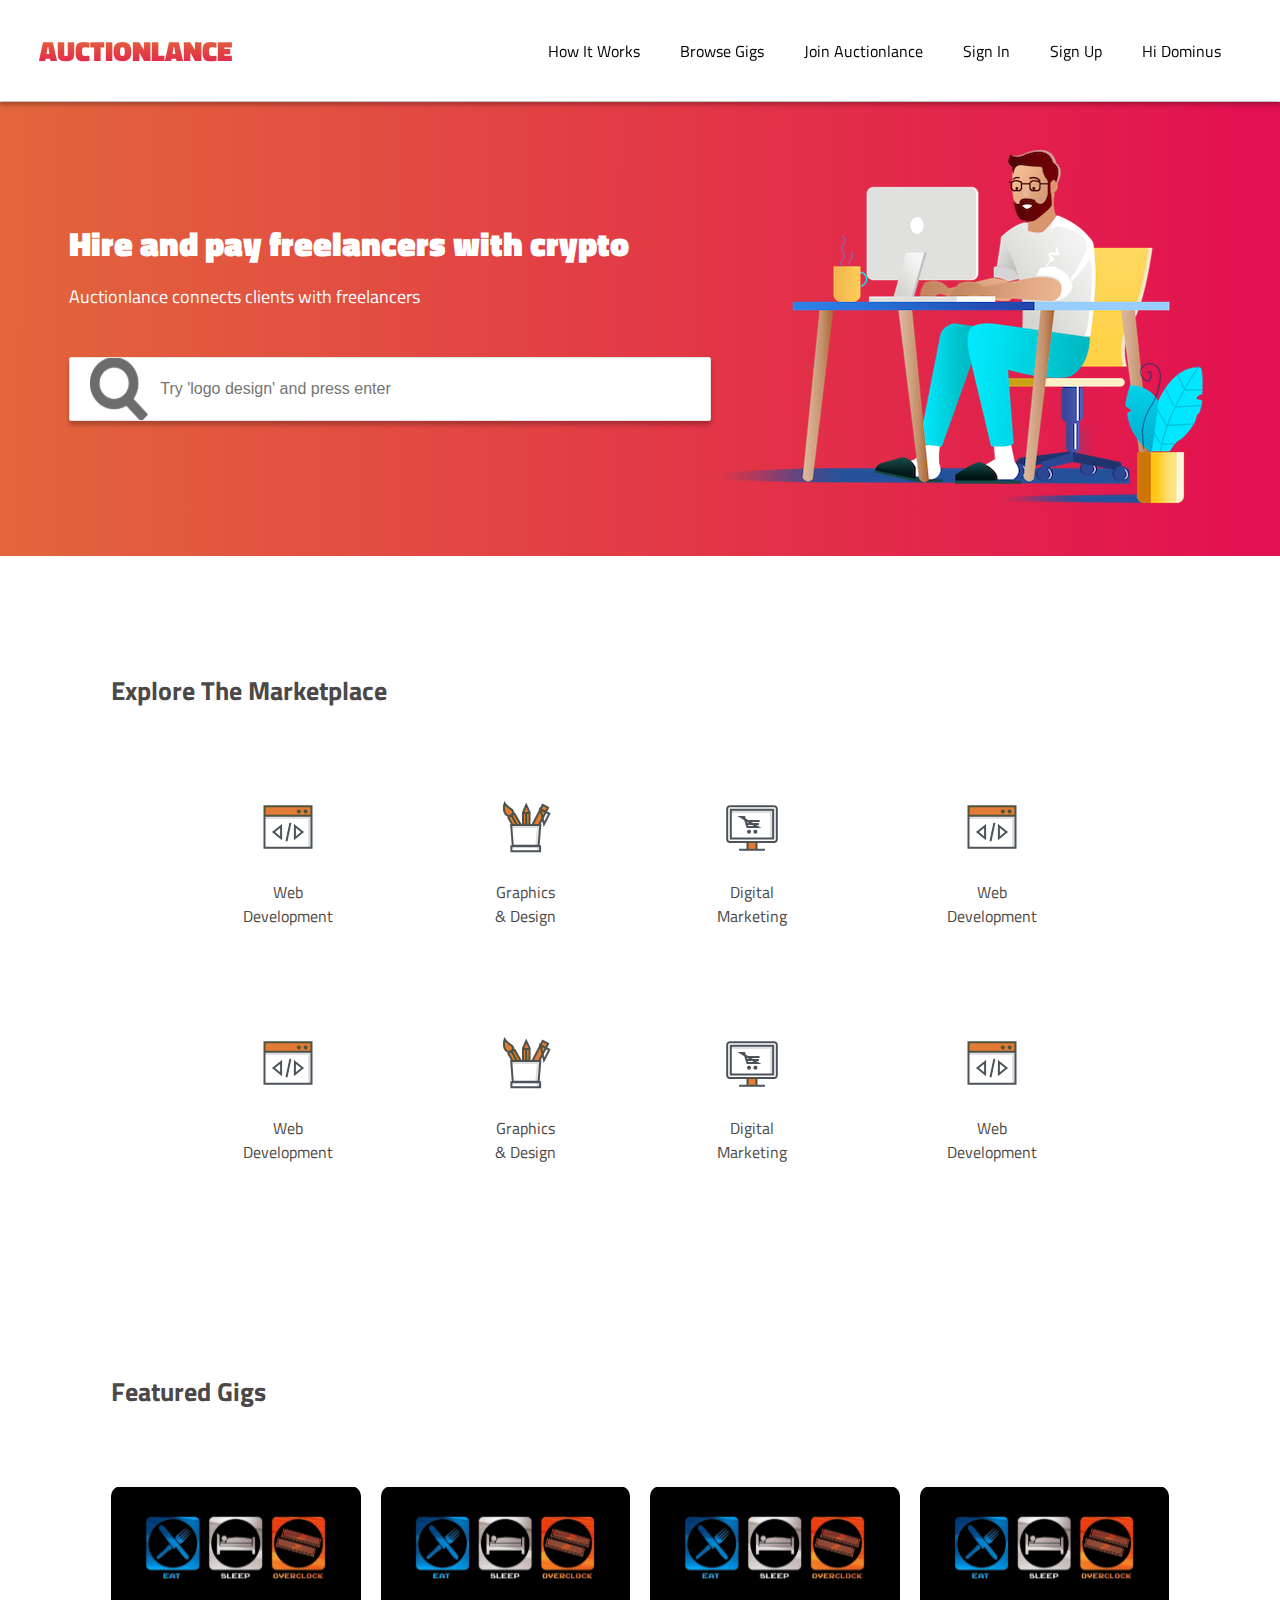
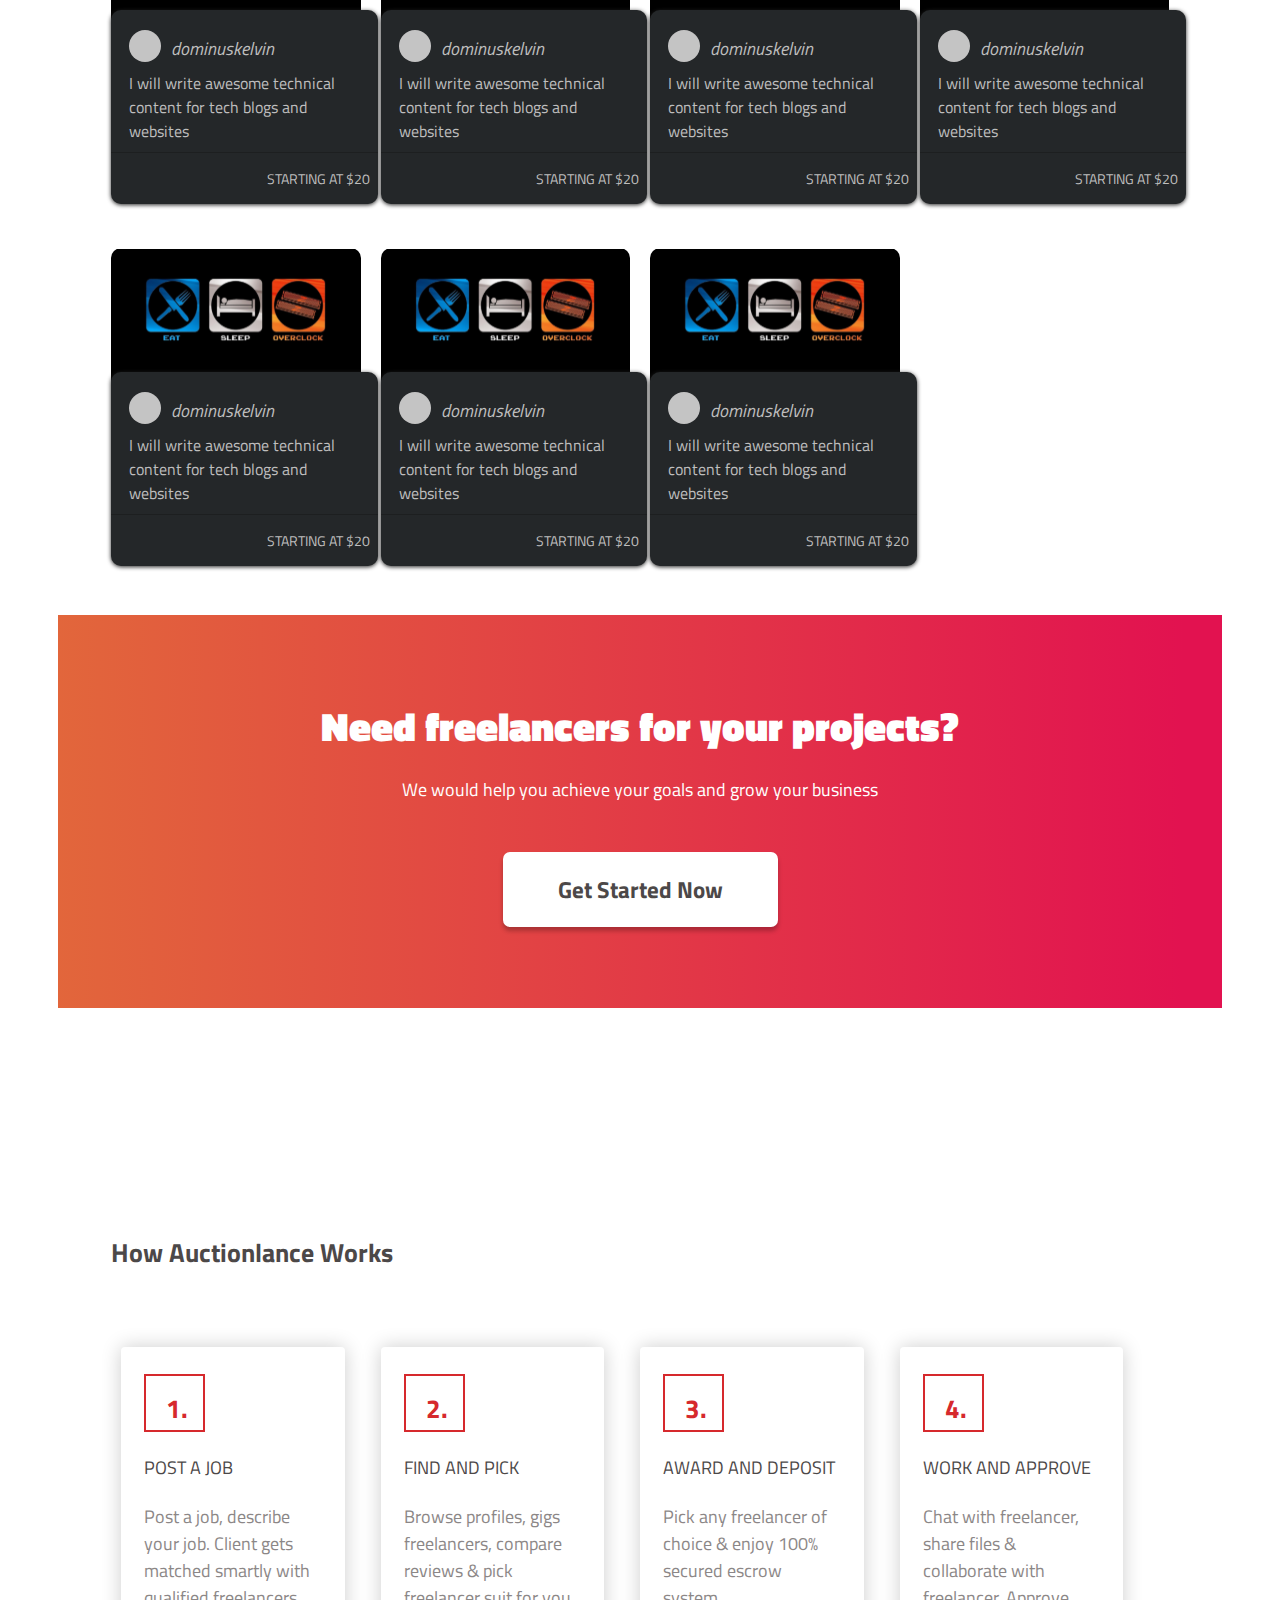
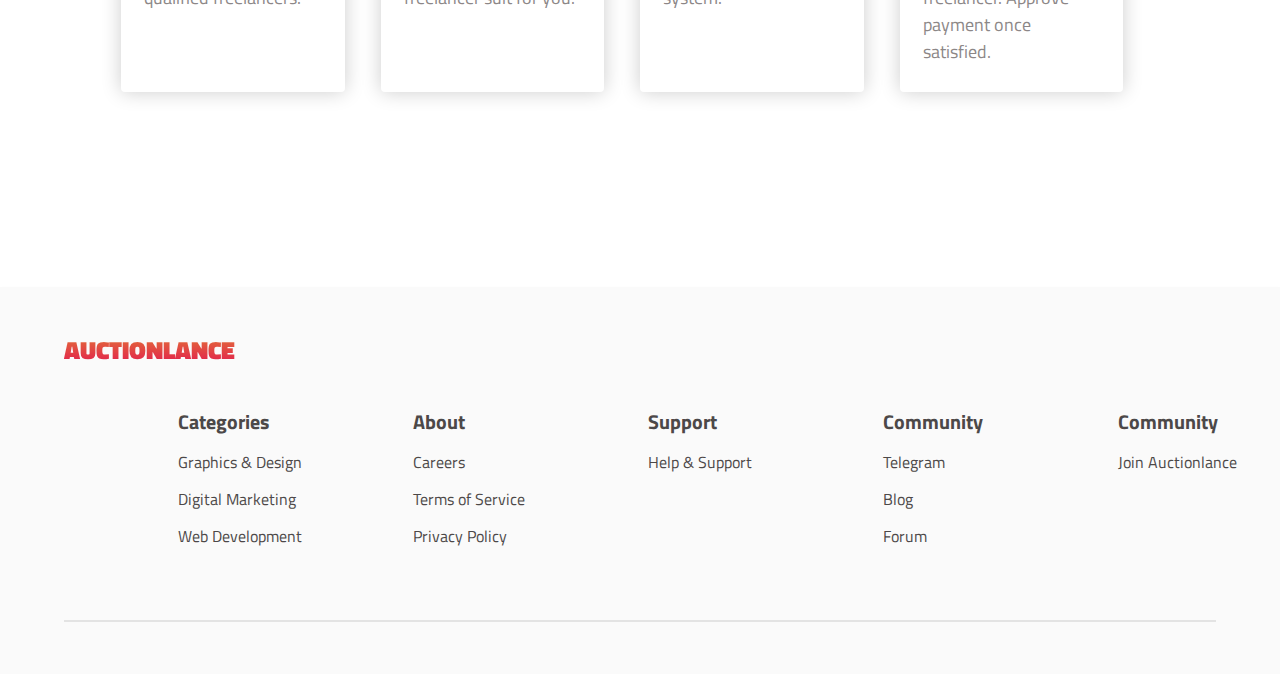
<file: index.html>
<!DOCTYPE html>
<html lang="en">
<head>
    <meta charset="UTF-8">
    <meta name="viewport" content="width=device-width, initial-scale=1.0">
    <meta http-equiv="X-UA-Compatible" content="ie=edge">
    <title>Hire Freelancers and Pay in Crypto | Auctionlance</title>
    <link href="https://fonts.googleapis.com/css?family=Lato:400,900|Roboto|Share+Tech|Open+Sans|Titillium+Web" rel="stylesheet">
    <link rel="stylesheet" href="assets/css/auctionlance.min.css">
</head>
<body>
    <!-- Navbar section begins here -->
    <nav>
        <a class="hamburger-menu">
            <span class="ham"></span>
            <span class="ham"></span>
            <span class="ham"></span>
        </a>
        <a href="/" class="brand">Auctionlance</a>
        <a href="/" class="mb-nav-link">Join</a>

        <!-- Mobile menu -->
            <section class="mb-nav-sidebar">
                <section class="wrapper">
                    <section class="menu">
                        <div>
                            <p class="close">X</p>
                        </div>
                        <ul class="mobile-links">
                            <li class="mb-nav-item"><a href="">How It Works</a></li>
                            <li class="mb-nav-item"><a href="">Browse Gigs</a></li>
                            <li class="mb-nav-item"><a href="">Join Auctionlance</a></li>
                            <li class="mb-nav-item"><a href="/signin.html">Sign In</a></li>
                            <li class="mb-nav-item"><a href="">Sign Up</a></li>
                        </ul>
                    </section>
                    <section class="overlay"></section>
                </section>
            </section>
        <!-- Mobile menu ends here -->
        <section class="nav-wrapper">
            <ul class="left-nav">
                <li class="nav-link"><a href="#how-it-works">How It Works</a></li>
                <li class="nav-link"><a href="">Browse Gigs</a></li>
            </ul>
            <ul class="right-nav">
                <li class="nav-link"><a href="">Join Auctionlance</a></li>
                <li class="nav-link"><a href="/signin.html">Sign In</a></li>
                <li class="nav-link"><a href="/signup.html">Sign Up</a></li>
                <li class="nav-link">
                    <a href="#" class="jsDropdown">Hi Dominus</a>
                    <ul class="nav-dropdown">
                        <li><a href="/auctoboard.html">Auctoboard</a></li>
                        <li><a href="">Profile</a></li>
                        <li><a href="">Jobs</a></li>
                        <li><a href="">Gigs</a></li>
                        <div class="dropdown-divider"></div>
                        <li><a href="">Sign out</a></li>
                    </ul>
                </li>
            </ul>
        </section>
        <section>
            <form method="GET">
                <section class="mobile-search">
                    <img class="search-icon" src="assets/img/search-icon.svg" />
                    <input type="text" class="mobile-search__box" name="search" id="home-search" placeholder="Find Services" />
                </section>
            </form>
        </section>
    </nav>
    <!-- Navbar section ends here -->

    <!-- Hero section starts here -->
    <section class="hero">

        <!-- Left hero section begins here -->
        <section class="hero__info">

            <h1 class="hero-title">Hire and pay freelancers with crypto</h1>
            <p class="hero-subtitle">Auctionlance connects clients with freelancers</p>

            <form method="GET">
                <section class="hero-search">
                    <img class="search-icon" src="assets/img/search-icon.svg" />
                    <input type="text" class="hero-search__box" name="search" id="home-search" placeholder="Try 'logo design' and press enter" />
                </section>
            </form>

        </section>
        <!-- Left hero section ends here -->

        <!-- Right hero section begins here -->
        <section>
            <img src="assets/img/hire-illustration.png" class="hero__img" alt="hero image">
        </section>
        <!-- Right hero section ends here -->

    </section>
    <!-- Hero section ends here -->

    <!-- Explore the marketplace section starts here -->
    <section class="explore">

        <h2 class="section-heading">Explore The Marketplace</h2>

        <section class="categories">

            <section class="category">
                <img src="assets/img/web-development.svg" alt="">
                <p>Web Development</p>
            </section>

            <section class="category">
                <img src="assets/img/graphics.svg" alt="">
                <p>Graphics & Design</p>
            </section>

            <section class="category">
                <img src="assets/img/digital-marketing.svg" alt="">
                <p>Digital Marketing</p>
            </section>
            <section class="category">
                <img src="assets/img/web-development.svg" alt="">
                <p>Web Development</p>
            </section>

        </section>

        <section class="categories">

            <section class="category">
                <img src="assets/img/web-development.svg" alt="">
                <p>Web Development</p>
            </section>

            <section class="category">
                <img src="assets/img/graphics.svg" alt="">
                <p>Graphics & Design</p>
            </section>

            <section class="category">
                <img src="assets/img/digital-marketing.svg" alt="">
                <p>Digital Marketing</p>
            </section>

            <section class="category">
                <img src="assets/img/web-development.svg" alt="">
                <p>Web Development</p>
            </section>

        </section>

    </section>
    <!-- Explore the marketplace section ends here -->

    <!-- Featured Gigs section starts here -->
    <section class="featured">

        <h2 class="section-heading">Featured Gigs</h2>

        <!-- Featured gigs section starts here -->
        <section class="featured-gigs">

            <section class="featured-gig">
                <img src="assets/img/featured-gig.svg" class="featured-gig__image" alt="">
                <section class="featured-gig__body">
                    <section class="featured-gig__author">
                        <img src="assets/img/author-avatar.svg" alt="">
                        <p class="featured-gig__author-name">dominuskelvin</p>
                    </section>
                    <p class="featured-gig__description">
                        I will write awesome technical content for tech blogs and websites
                    </p>
                    <section class="featured-gig__footer">
                        <p>Starting at $20</p>
                    </section>
                </section>
            </section>
            <section class="featured-gig">
                <img src="assets/img/featured-gig.svg" class="featured-gig__image" alt="">
                <section class="featured-gig__body">
                    <section class="featured-gig__author">
                        <img src="assets/img/author-avatar.svg" alt="">
                        <p class="featured-gig__author-name">dominuskelvin</p>
                    </section>
                    <p class="featured-gig__description">
                        I will write awesome technical content for tech blogs and websites
                    </p>
                    <section class="featured-gig__footer">
                        <p>Starting at $20</p>
                    </section>
                </section>
            </section>
            <section class="featured-gig">
                <img src="assets/img/featured-gig.svg" class="featured-gig__image" alt="">
                <section class="featured-gig__body">
                    <section class="featured-gig__author">
                        <img src="assets/img/author-avatar.svg" alt="">
                        <p class="featured-gig__author-name">dominuskelvin</p>
                    </section>
                    <p class="featured-gig__description">
                        I will write awesome technical content for tech blogs and websites
                    </p>
                    <section class="featured-gig__footer">
                        <p>Starting at $20</p>
                    </section>
                </section>
            </section>
            <section class="featured-gig">
                <img src="assets/img/featured-gig.svg" class="featured-gig__image" alt="">
                <section class="featured-gig__body">
                    <section class="featured-gig__author">
                        <img src="assets/img/author-avatar.svg" alt="">
                        <p class="featured-gig__author-name">dominuskelvin</p>
                    </section>
                    <p class="featured-gig__description">
                        I will write awesome technical content for tech blogs and websites
                    </p>
                    <section class="featured-gig__footer">
                        <p>Starting at $20</p>
                    </section>
                </section>
            </section>
            <section class="featured-gig">
                <img src="assets/img/featured-gig.svg" class="featured-gig__image" alt="">
                <section class="featured-gig__body">
                    <section class="featured-gig__author">
                        <img src="assets/img/author-avatar.svg" alt="">
                        <p class="featured-gig__author-name">dominuskelvin</p>
                    </section>
                    <p class="featured-gig__description">
                        I will write awesome technical content for tech blogs and websites
                    </p>
                    <section class="featured-gig__footer">
                        <p>Starting at $20</p>
                    </section>
                </section>
            </section>
            <section class="featured-gig">
                <img src="assets/img/featured-gig.svg" class="featured-gig__image" alt="">
                <section class="featured-gig__body">
                    <section class="featured-gig__author">
                        <img src="assets/img/author-avatar.svg" alt="">
                        <p class="featured-gig__author-name">dominuskelvin</p>
                    </section>
                    <p class="featured-gig__description">
                        I will write awesome technical content for tech blogs and websites
                    </p>
                    <section class="featured-gig__footer">
                        <p>Starting at $20</p>
                    </section>
                </section>
            </section>
            <section class="featured-gig">
                <img src="assets/img/featured-gig.svg" class="featured-gig__image" alt="">
                <section class="featured-gig__body">
                    <section class="featured-gig__author">
                        <img src="assets/img/author-avatar.svg" alt="">
                        <p class="featured-gig__author-name">dominuskelvin</p>
                    </section>
                    <p class="featured-gig__description">
                        I will write awesome technical content for tech blogs and websites
                    </p>
                    <section class="featured-gig__footer">
                        <p>Starting at $20</p>
                    </section>
                </section>
            </section>

        </section>
        <!-- Featured gigs section ends here -->
    </section>
    <!-- Featured Gigs section ends here -->

    <!-- Need freelancer section starts here -->
    <section class="need-freelancer">
        <h2>Need freelancers for your projects?</h2>

        <p>We would help you achieve your goals and grow your business</p>

        <a href="" class="auctionlance-btn">Get Started Now</a>

    </section>
    <!-- Need freelancer section ends here -->

    <!-- How auctionlance works section starts here -->
    <section class="how-auctionlance-works" id="how-it-works">

        <h2 class="section-heading">How Auctionlance Works</h2>

        <section class="cards">
                <section class="how-card">

                        <section class="how-card__numbering">
                            <p>1.</p>
                        </section>

                        <h3 class="how-card__title">POST A JOB</h3>

                        <p class="how-card__description">Post a job, describe your job. Client gets matched smartly with qualified freelancers.</p>

                    </section>

                    <section class="how-card">

                        <section class="how-card__numbering">
                            <p>2.</p>
                        </section>

                        <h3 class="how-card__title">FIND AND PICK</h3>

                        <p class="how-card__description">Browse profiles, gigs freelancers, compare reviews & pick freelancer suit for you.</p>

                    </section>

                    <section class="how-card">

                        <section class="how-card__numbering">
                            <p>3.</p>
                        </section>

                        <h3 class="how-card__title">AWARD AND DEPOSIT</h3>

                        <p class="how-card__description">Pick any freelancer of choice & enjoy 100% secured escrow system.</p>

                    </section>

                    <section class="how-card">

                        <section class="how-card__numbering">
                            <p>4.</p>
                        </section>

                        <h3 class="how-card__title">WORK AND APPROVE</h3>

                        <p class="how-card__description">Chat with freelancer, share files & collaborate with freelancer. Approve payment once satisfied.</p>

                    </section>
        </section>

    </section>
    <!-- How auctionlance works section ends here -->

    <!-- Footer starts here -->
    <footer>

        <h3 class="footer__brand">Auctionlance</h3>

        <section class="footer-details-container">
                <section class="footer-details">
                        <h3 class="footer-details__title">Categories</h3>
                        <ul class="footer__links">
                            <li><a href="">Graphics & Design</a></li>
                            <li><a href="">Digital Marketing</a></li>
                            <li><a href="">Web Development</a></li>
                        </ul>
                    </section>

                    <section class="footer-details">
                        <h3 class="footer-details__title">About</h3>
                        <ul class="footer__links">
                            <li><a href="">Careers</a></li>
                            <li><a href="">Terms of Service</a></li>
                            <li><a href="">Privacy Policy</a></li>
                        </ul>
                    </section>

                    <section class="footer-details">
                        <h3 class="footer-details__title">Support</h3>
                        <ul class="footer__links">
                            <li><a href="">Help & Support</a></li>
                        </ul>
                    </section>

                    <section class="footer-details">
                        <h3 class="footer-details__title">Community</h3>
                        <ul class="footer__links">
                            <li><a href="">Telegram</a></li>
                            <li><a href="">Blog</a></li>
                            <li><a href="">Forum</a></li>
                        </ul>
                    </section>

                    <section class="footer-details">
                        <h3 class="footer-details__title">Community</h3>
                        <ul class="footer__links">
                            <li><a href="">Join Auctionlance</a></li>
                        </ul>
                    </section>
        </section>

        <hr>

    </footer>
    <!-- Footer ends here -->
    <script>
        const hamburgerMenu = document.querySelector('.hamburger-menu');
        const mbNavSidebar = document.querySelector('.mb-nav-sidebar');
        const closeNavbar = document.querySelector('.close');

        const dropdownToggle = document.querySelector('.jsDropdown');
        const dropdownMenu = document.querySelector('.nav-dropdown')
        function openSidebar() {
            mbNavSidebar.classList.add('open');
        }

        function closeSidebar() {
            mbNavSidebar.classList.remove('open');
        }

        hamburgerMenu.addEventListener('click', openSidebar)
        closeNavbar.addEventListener('click', closeSidebar)
        dropdownToggle.addEventListener('click', function(){
            dropdownMenu.classList.toggle('open');
        })
    </script>
</body>
</html>
</file>
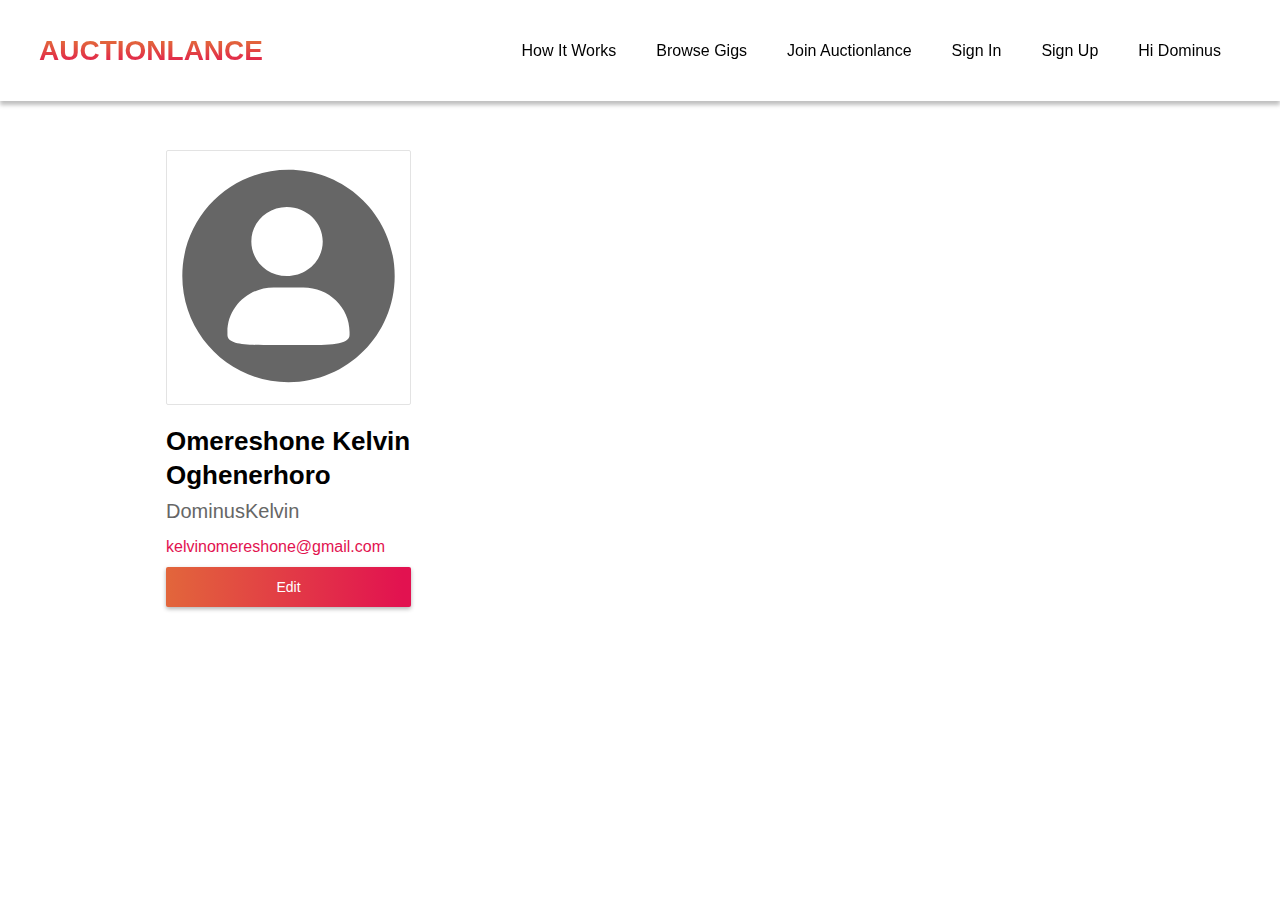
<file: auctoboard.html>
<!DOCTYPE html>
<html lang="en">
    <head>
        <meta charset="UTF-8">
        <meta name="viewport" content="width=device-width, initial-scale=1.0">
        <meta http-equiv="X-UA-Compatible" content="ie=edge">
        <title>Auctoboard | Auctionlance</title>
        <link href="https://fonts.googleapis.com/css?family=Lato:400,900|Roboto" rel="stylesheet">
        <link rel="stylesheet" href="https://use.fontawesome.com/releases/v5.8.1/css/all.css" integrity="sha384-50oBUHEmvpQ+1lW4y57PTFmhCaXp0ML5d60M1M7uH2+nqUivzIebhndOJK28anvf" crossorigin="anonymous">
        <link rel="stylesheet" href="assets/css/auctionlance.min.css">
    </head>
    <body>
        <!-- Navbar section begins here -->
    <nav>
            <a class="hamburger-menu">
                <span class="ham"></span>
                <span class="ham"></span>
                <span class="ham"></span>
            </a>
            <a href="/" class="brand">Auctionlance</a>
            <a href="/" class="mb-nav-link">Join</a>

            <!-- Mobile menu -->
                <section class="mb-nav-sidebar">
                    <section class="wrapper">
                        <section class="menu">
                            <div>
                                <p class="close">X</p>
                            </div>
                            <ul class="mobile-links">
                                <li class="mb-nav-item"><a href="">How It Works</a></li>
                                <li class="mb-nav-item"><a href="">Browse Gigs</a></li>
                                <li class="mb-nav-item"><a href="">Join Auctionlance</a></li>
                                <li class="mb-nav-item"><a href="/signin.html">Sign In</a></li>
                                <li class="mb-nav-item"><a href="">Sign Up</a></li>
                            </ul>
                        </section>
                        <section class="overlay"></section>
                    </section>
                </section>
            <!-- Mobile menu ends here -->
            <section class="nav-wrapper">
                <ul class="left-nav">
                    <li class="nav-link"><a href="#how-it-works">How It Works</a></li>
                    <li class="nav-link"><a href="">Browse Gigs</a></li>
                </ul>
                <ul class="right-nav">
                    <li class="nav-link"><a href="">Join Auctionlance</a></li>
                    <li class="nav-link"><a href="/signin.html">Sign In</a></li>
                    <li class="nav-link"><a href="/signup.html">Sign Up</a></li>
                    <li class="nav-link">
                        <a href="#" class="jsDropdown">Hi Dominus</a>
                        <ul class="nav-dropdown">
                            <li><a href="/auctoboard.html">Auctoboard</a></li>
                            <li><a href="">Profile</a></li>
                            <li><a href="">Jobs</a></li>
                            <li><a href="">Gigs</a></li>
                            <div class="dropdown-divider"></div>
                            <li><a href="">Sign out</a></li>
                        </ul>
                    </li>
                </ul>
            </section>
            <section>
                <form method="GET">
                    <section class="mobile-search">
                        <img class="search-icon" src="assets/img/search-icon.svg" />
                        <input type="text" class="mobile-search__box" name="search" id="home-search" placeholder="Find Services" />
                    </section>
                </form>
            </section>
        </nav>
        <!-- Navbar section ends here -->

        <section class="auctoboard-wrapper">
            <section class="aucto-sidebar">
                <section class="avatar">
                    <img class="user-avatar" width="230" height="230" src="./assets/img/default.svg" />
                </section>
                <section class="user-names">
                    <h1>
                        <span class="user-fullname">Omereshone Kelvin Oghenerhoro</span>
                        <span class="username">DominusKelvin</span>
                    </h1>
                </section>
                <section class="more-details">
                    <span><i class="fas fa-envelope"></i> <a href="">kelvinomereshone@gmail.com</a></span>
                    <section class="btn-section">
                        <button class="aucto-btn aucto-mega-btn aucto-block-btn">Edit</button>
                    </section>
                </section>
            </section>
            <main></main>
        </section>

        <script>
                const hamburgerMenu = document.querySelector('.hamburger-menu');
                const mbNavSidebar = document.querySelector('.mb-nav-sidebar');
                const closeNavbar = document.querySelector('.close');

                const dropdownToggle = document.querySelector('.jsDropdown');
                const dropdownMenu = document.querySelector('.nav-dropdown')
                function openSidebar() {
                    mbNavSidebar.classList.add('open');
                }

                function closeSidebar() {
                    mbNavSidebar.classList.remove('open');
                }

                hamburgerMenu.addEventListener('click', openSidebar)
                closeNavbar.addEventListener('click', closeSidebar)
                dropdownToggle.addEventListener('click', function(){
                    dropdownMenu.classList.toggle('open');
                })
        </script>
    </body>
</html>
</file>
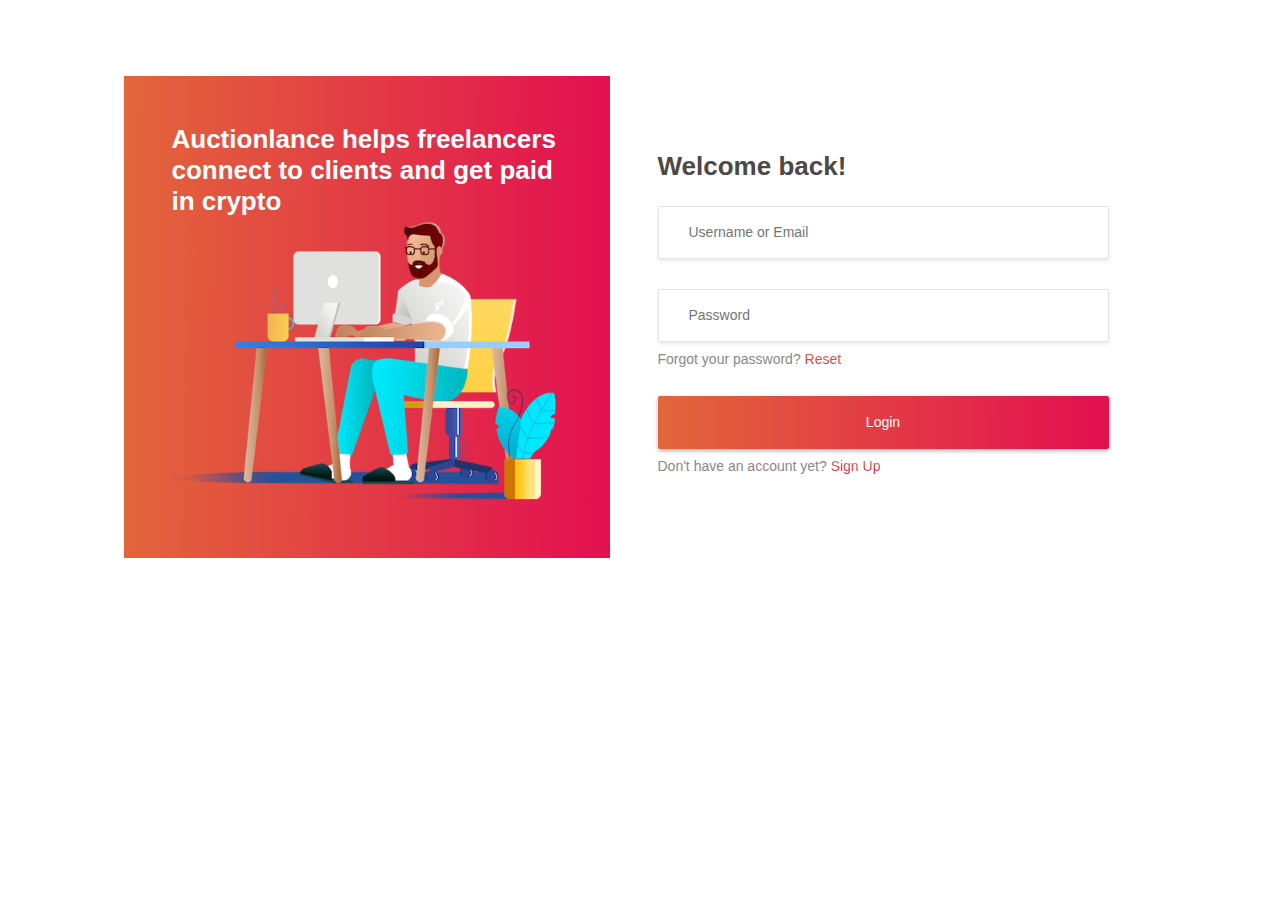
<file: signin.html>
<!DOCTYPE html>
<html lang="en">
<head>
    <meta charset="UTF-8">
    <meta name="viewport" content="width=device-width, initial-scale=1.0">
    <meta http-equiv="X-UA-Compatible" content="ie=edge">
    <link rel="stylesheet" href="assets/css/auctionlance.min.css">
    <title>Sign In | Auctionlance</title>
</head>
<body>
    <section class="authentication-wrapper">
        <section class="auth-info">
            <p class="subtitle">Auctionlance helps freelancers connect to clients and get paid in crypto</p>
            <img src="assets/img/hire-illustration.png" alt="">
        </section>
        <section class="auth-form">
            <h2 class="section-heading">Welcome back!</h2>
            <form action="" class="auct-form">
                <section class="auct-form-group">
                    <input type="text" name="email" id="" class="auct-input" placeholder="Username or Email">
                    <!-- <p class="error-message" id="">Required</p> -->
                </section>
                <section class="auct-form-group">
                    <input type="password" name="password" id="" class="auct-input" placeholder="Password">
                    <!-- <p class="error-message" id="">Required</p> -->
                </section>
                <p class="auth-text">Forgot your password? <a href="/reset.html">Reset</a></p>
                <div class="auct-form-group">
                    <input type="submit" name="login" value="Login" class="auct-btn">
                </div>
                <p class="auth-text">Don't have an account yet? <a href="/signup.html">Sign Up</a></p>
            </form>
        </section>
    </section>
</body>
</html>
</file>
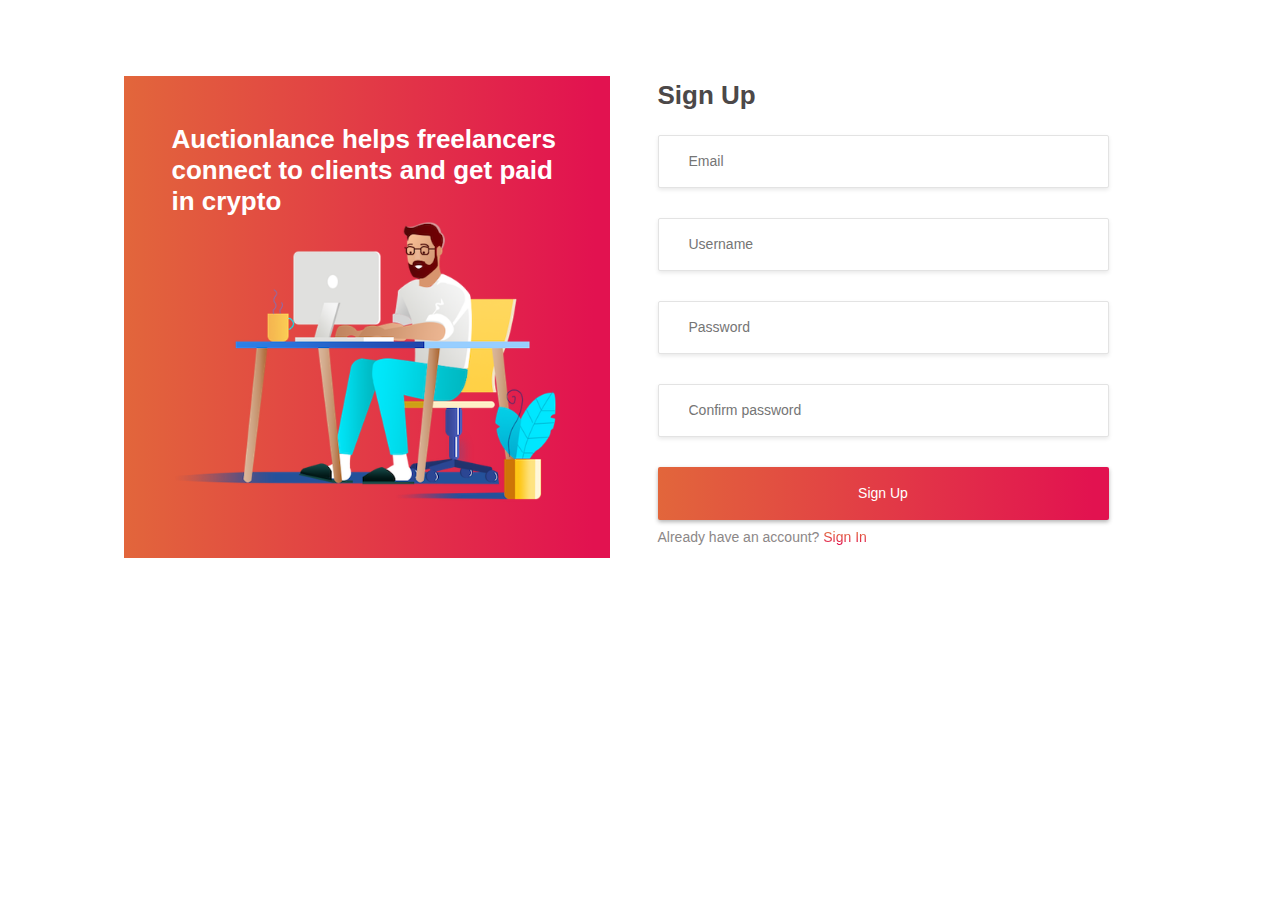
<file: signup.html>
<!DOCTYPE html>
<html lang="en">
<head>
    <meta charset="UTF-8">
    <meta name="viewport" content="width=device-width, initial-scale=1.0">
    <meta http-equiv="X-UA-Compatible" content="ie=edge">
    <link rel="stylesheet" href="assets/css/auctionlance.min.css">
    <title>Sign In | Auctionlance</title>
</head>
<body>
    <section class="authentication-wrapper">
        <section class="auth-info">
            <p class="subtitle">Auctionlance helps freelancers connect to clients and get paid in crypto</p>
            <img src="assets/img/hire-illustration.png" alt="">
        </section>
        <section class="auth-form">
            <h2 class="section-heading">Sign Up</h2>
            <form action="" class="auct-form">
                <section class="auct-form-group">
                    <input type="email" name="email" id="" class="auct-input" placeholder="Email">
                </section>
                <section class="auct-form-group">
                    <input type="text" name="username" id="" class="auct-input" placeholder="Username">
                </section>
                <section class="auct-form-group">
                    <input type="password" name="password" id="" class="auct-input" placeholder="Password">
                </section>
                <section class="auct-form-group">
                    <input type="password" name="confirm-password" id="" class="auct-input" placeholder="Confirm password">
                </section>
                <div class="auct-form-group">
                    <input type="submit" name="login" value="Sign Up" class="auct-btn">
                </div>
                <p class="auth-text">Already have an account? <a href="/signin.html">Sign In</a></p>
            </form>
        </section>
    </section>
</body>
</html>
</file>
<file: assets/css/auctionlance.min.css>
html,body,div,span,applet,object,iframe,h1,h2,h3,h4,h5,h6,p,blockquote,pre,a,abbr,acronym,address,big,cite,code,del,dfn,em,img,ins,kbd,q,s,samp,small,strike,strong,sub,sup,tt,var,b,u,i,center,dl,dt,dd,ol,ul,li,fieldset,form,label,legend,table,caption,tbody,tfoot,thead,tr,th,td,article,aside,canvas,details,embed,figure,figcaption,footer,header,hgroup,menu,nav,output,ruby,section,summary,time,mark,audio,video{margin:0;padding:0;border:0;font-size:100%;font-family:inherit;vertical-align:baseline}article,aside,details,figcaption,figure,footer,header,hgroup,menu,nav,section{display:block}body{line-height:1}ol,ul{list-style:none}blockquote,q{quotes:none}blockquote:before,blockquote:after,q:before,q:after{content:'';content:none}table{border-collapse:collapse;border-spacing:0}a{text-decoration:none;color:#000}.is-invalid{border:1px solid #E3E3E3}.error-message{font-size:14px;margin-top:5px;background:-webkit-linear-gradient(#E27B36, #E21250);background-clip:text;-webkit-background-clip:text;-webkit-text-fill-color:transparent}.aucto-btn{color:#fff;background-color:#E21250;background:linear-gradient(270.26deg, rgba(255,255,255,0) 3.36%, #E27B36 124.02%),#E21250;border:none;cursor:pointer;border-radius:2px;font-size:14px;-webkit-box-shadow:0px 2px 4px rgba(0,0,0,0.3);box-shadow:0px 2px 4px rgba(0,0,0,0.3);padding:6px 30px}.aucto-mega-btn{padding:12px 30px}.aucto-block-btn{display:block;text-align:center;width:100%}.form-note{color:#C4C4C4;display:block;font-size:12px;font-weight:400;margin:0}.sub-head{border-bottom:1px solid #e1e4e8;display:-webkit-box;display:-ms-flexbox;display:flex;-webkit-box-orient:horizontal;-webkit-box-direction:normal;-ms-flex-flow:row wrap;flex-flow:row wrap;margin-bottom:16px;padding-bottom:8px}.sub-head__heading{-webkit-box-flex:1;-ms-flex:1 1 auto;flex:1 1 auto;font-size:24px;font-weight:400;color:#A4A1A2}.sub-head__description{color:#586069;-webkit-box-flex:1;-ms-flex:1 100%;flex:1 100%;font-size:14px}.suggestion{color:#A4A1A2;-webkit-box-flex:1;-ms-flex:1 100%;flex:1 100%;font-size:14px;font-weight:400}.auct-mt-min{margin-top:.5rem}.auct-mt-1{margin-top:1rem}.auct-mt-2{margin-top:2rem}.auct-mb-min{margin-bottom:.5rem !important}.auct-mb-1{margin-bottom:1rem}.auct-mb-2{margin-bottom:2rem}html{scroll-behavior:smooth;-webkit-transition:all 500ms;transition:all 500ms;font-family:'Titillium Web', sans-serif}::-moz-selection{background-color:#E21250;background:linear-gradient(270.26deg, rgba(255,255,255,0) 3.36%, #E27B36 124.02%),#E21250;color:#fff}::selection{background-color:#E21250;background:linear-gradient(270.26deg, rgba(255,255,255,0) 3.36%, #E27B36 124.02%),#E21250;color:#fff}h1{font-size:34px}@media screen and (max-width: 768px){h1{font-size:18px}}nav{height:101px;background-color:#fff;-webkit-box-shadow:0px 4px 4px rgba(0,0,0,0.25);box-shadow:0px 4px 4px rgba(0,0,0,0.25);display:-webkit-box;display:-ms-flexbox;display:flex;padding:0 39px;-webkit-box-align:center;-ms-flex-align:center;align-items:center;position:fixed;z-index:10;right:0;left:0;top:0}nav .hamburger-menu,nav .mb-nav-link,nav .mb-nav-sidebar{display:none}@media screen and (max-width: 768px){nav{height:99px;position:static;background-color:#DFD4D4;-webkit-box-shadow:none;box-shadow:none;-webkit-box-pack:justify;-ms-flex-pack:justify;justify-content:space-between;-webkit-box-align:start;-ms-flex-align:start;align-items:flex-start;padding:18px}nav .hamburger-menu{display:-webkit-box;display:-ms-flexbox;display:flex;-webkit-box-orient:vertical;-webkit-box-direction:normal;-ms-flex-direction:column;flex-direction:column;cursor:pointer}nav .hamburger-menu .ham{width:20.56px;border:3px solid #000000;margin-bottom:2px}nav .mb-nav-link{display:block;font-family:'Titillium Web', sans-serif;margin-top:5px;margin-right:-10px;font-weight:600}nav .mb-nav-sidebar.open{display:block}nav .mb-nav-sidebar{position:absolute;top:0;right:0;left:0;z-index:90000}nav .mb-nav-sidebar .wrapper{display:-webkit-box;display:-ms-flexbox;display:flex;height:300vh}nav .mb-nav-sidebar .wrapper .menu{background-color:#E21250;background-color:#E21250;background:linear-gradient(270.26deg, rgba(255,255,255,0) 3.36%, #E27B36 124.02%),#E21250;color:#fff;-ms-flex-preferred-size:70%;flex-basis:70%;padding:20px 45px}nav .mb-nav-sidebar .wrapper .menu div{display:-webkit-box;display:-ms-flexbox;display:flex;-webkit-box-pack:end;-ms-flex-pack:end;justify-content:flex-end;font-size:20px;font-weight:600;cursor:pointer}nav .mb-nav-sidebar .wrapper .menu .mobile-links{margin-top:65px}nav .mb-nav-sidebar .wrapper .menu .mobile-links .mb-nav-item{margin-bottom:30px}nav .mb-nav-sidebar .wrapper .menu .mobile-links .mb-nav-item a{color:#fff}nav .mb-nav-sidebar .wrapper .overlay{background-color:rgba(0,0,0,0.8);-ms-flex-preferred-size:30%;flex-basis:30%}}nav .mobile-search{display:none}@media screen and (max-width: 768px){nav .mobile-search{display:-webkit-box;display:-ms-flexbox;display:flex;-webkit-box-pack:justify;-ms-flex-pack:justify;justify-content:space-between;padding:.3rem .5rem;width:90%;position:absolute;top:70px;left:10px;background:#FFFFFF;border:1px solid #C4C4C4;border-radius:2px}nav .mobile-search .mobile-search__box{border:none;width:100%;margin-left:10px}nav .mobile-search .mobile-search__box:focus{outline:none}}nav a.brand{font-style:normal;font-weight:800;line-height:normal;font-size:28px;color:#E21250;background:-webkit-linear-gradient(#E27B36, #E21250);background-clip:text;-webkit-background-clip:text;-webkit-text-fill-color:transparent;text-transform:uppercase}@media screen and (max-width: 768px){nav a.brand{font-size:18px;margin-left:35px;margin-right:20px}}nav .nav-wrapper{display:-webkit-box;display:-ms-flexbox;display:flex;-webkit-box-pack:end;-ms-flex-pack:end;justify-content:flex-end;-webkit-box-align:end;-ms-flex-align:end;align-items:flex-end;width:100%}@media screen and (max-width: 768px){nav .nav-wrapper{display:none}}nav .left-nav,nav .right-nav{font-family:'Titillium Web', sans-serif;display:-webkit-box;display:-ms-flexbox;display:flex;-webkit-box-align:end;-ms-flex-align:end;align-items:flex-end}nav .left-nav .nav-link,nav .right-nav .nav-link{margin:0 20px}nav .left-nav .nav-link a:hover,nav .right-nav .nav-link a:hover{background:-webkit-linear-gradient(#E27B36, #E21250);background-clip:text;-webkit-background-clip:text;-webkit-text-fill-color:transparent}.nav-dropdown.open{display:block}.nav-dropdown{display:none;position:fixed;top:5rem;right:3rem;background-color:#fff;-webkit-transition:all 500ms;transition:all 500ms;border-radius:4px;-webkit-box-shadow:0 0 1px 1px #C4C4C4;box-shadow:0 0 1px 1px #C4C4C4}.nav-dropdown li{margin:1rem 0;padding:5px 66px 5px 14px;font-size:14px}.nav-dropdown .dropdown-divider{border-top:1px solid #e1e4e8;display:block;height:0;margin:8px 0}.hero{background-color:#E21250;background:linear-gradient(270.26deg, rgba(255,255,255,0) 3.36%, #E27B36 124.02%),#E21250;margin-top:102px;height:454px;display:-webkit-box;display:-ms-flexbox;display:flex;-webkit-box-pack:center;-ms-flex-pack:center;justify-content:center;-webkit-box-align:center;-ms-flex-align:center;align-items:center}@media screen and (max-width: 768px){.hero{height:199px;margin-top:0}}@media screen and (max-width: 768px){.hero .hero__img{width:144px;height:107px}}.hero .hero__info{-ms-flex-item-align:start;align-self:flex-start;margin-top:9%;color:#FFFFFF}.hero .hero__info .hero-title{font-style:normal;font-weight:800;line-height:normal;font-size:34px;margin-bottom:14px}@media screen and (max-width: 768px){.hero .hero__info .hero-title{font-size:18px;margin-bottom:4px}}.hero .hero__info .hero-subtitle{font-style:normal;line-height:normal;font-size:18px;margin-bottom:47px}@media screen and (max-width: 768px){.hero .hero__info .hero-subtitle{font-weight:normal;font-size:14px;margin-bottom:12px}}.hero .hero__info .hero-search{width:620px;height:62px;background:#FFFFFF;border:1px solid #E3E3E3;-webkit-box-shadow:0px 4px 4px rgba(0,0,0,0.25);box-shadow:0px 4px 4px rgba(0,0,0,0.25);border-radius:2px;padding-left:20px;display:-webkit-box;display:-ms-flexbox;display:flex}.hero .hero__info .hero-search .hero-search__box{margin-left:10px;font-style:normal;line-height:normal;font-size:16px;color:#8C8787;border:none;width:100%}.hero .hero__info .hero-search .hero-search__box:focus{outline:transparent}@media screen and (max-width: 768px){.hero .hero__info .hero-search{display:none}}@media screen and (max-width: 768px){.hero{-ms-flex-wrap:wrap;flex-wrap:wrap}}.explore,.featured,.how-auctionlance-works{margin-top:115px;margin-left:111px;margin-right:111px}@media screen and (max-width: 768px){.explore,.featured,.how-auctionlance-works{margin-top:24px;margin-left:20px;margin-right:20px}}.categories{margin-left:90px;margin-right:90px}@media screen and (max-width: 768px){.categories{margin-left:20px;margin-right:20px}}.explore .categories{display:-webkit-box;display:-ms-flexbox;display:flex;-webkit-box-pack:center;-ms-flex-pack:center;justify-content:center}@media screen and (max-width: 768px){.explore .categories{-ms-flex-wrap:wrap;flex-wrap:wrap;-webkit-box-pack:start;-ms-flex-pack:start;justify-content:flex-start}}.explore .categories .category{width:100%;margin:10px 80px 93px 80px;text-align:center}@media screen and (max-width: 768px){.explore .categories .category{width:auto;margin:10px 8px 20px 15px}}.explore .categories .category p{margin-top:19px;font-style:normal;line-height:normal;font-size:16px;color:#4C4848}@media screen and (max-width: 768px){.explore .categories .category p{font-size:14px}}.section-heading{font-style:normal;font-weight:bold;line-height:normal;font-size:26px;color:#4C4848;margin-bottom:75px}@media screen and (max-width: 768px){.section-heading{font-size:18px;margin-bottom:32px}}.featured .featured-gigs{display:-ms-grid;display:grid;-ms-grid-columns:(1fr)[4];grid-template-columns:repeat(4, 1fr);grid-column-gap:20px;grid-row-gap:220px;margin-bottom:2rem}.featured .featured-gigs .featured-gig{width:100%;background:#FFFFFF;border-color:transparent;-webkit-box-sizing:border-box;box-sizing:border-box}.featured .featured-gigs .featured-gig:hover .featured-gig__body{-webkit-transform:translateY(-10px);transform:translateY(-10px)}.featured .featured-gigs .featured-gig:hover .featured-gig__image{-webkit-transform:scale(1.0);transform:scale(1.0)}.featured .featured-gigs .featured-gig .featured-gig__body{position:absolute;max-width:266.75px;background-color:#242729;border-radius:10px;-webkit-box-sizing:border-box;box-sizing:border-box;margin-top:-20px;padding-top:20px;-webkit-box-shadow:0 1px 4px 0px #272727;box-shadow:0 1px 4px 0px #272727;-webkit-transition:all .1s;transition:all .1s}.featured .featured-gigs .featured-gig .featured-gig__image{z-index:-23 !important;border-radius:10px;-webkit-transition:all .1s;transition:all .1s;width:100%;height:100%}@media screen and (max-width: 768px){.featured .featured-gigs .featured-gig{margin-left:0;margin-right:10px}}.featured .featured-gigs .featured-gig .featured-gig__author{display:-webkit-box;display:-ms-flexbox;display:flex}.featured .featured-gigs .featured-gig .featured-gig__author .featured-gig__author-name{font-style:italic;line-height:normal;font-size:18px;color:#BFBEBE;margin-left:10px;margin-top:5px}.featured .featured-gigs .featured-gig .featured-gig__description{font-style:normal;font-weight:normal;line-height:normal;font-size:16px;color:#BFBEBE}.featured .featured-gigs .featured-gig .featured-gig__author{margin:0 18px}.featured .featured-gigs .featured-gig .featured-gig__description{margin:9px 18px}@media screen and (max-width: 768px){.featured .featured-gigs{overflow:auto}}.featured .featured-gig__footer{display:-webkit-box;display:-ms-flexbox;display:flex;-webkit-box-align:center;-ms-flex-align:center;align-items:center;padding:15px 8px;-webkit-box-pack:end;-ms-flex-pack:end;justify-content:flex-end;border-top:1px solid rgba(14,13,13,0.3);text-transform:uppercase}.featured .featured-gig__footer p{font-style:normal;font-weight:normal;line-height:normal;font-size:14px;color:#BFBEBE}.need-freelancer{display:-webkit-box;display:-ms-flexbox;display:flex;-webkit-box-orient:vertical;-webkit-box-direction:normal;-ms-flex-direction:column;flex-direction:column;-webkit-box-pack:center;-ms-flex-pack:center;justify-content:center;-webkit-box-align:center;-ms-flex-align:center;align-items:center;margin:225px 58px;height:393px;background-color:#E21250;background:linear-gradient(270.27deg, rgba(255,255,255,0) 3.36%, #E27B36 124.02%),#E21250}@media screen and (max-width: 768px){.need-freelancer{margin:45px 0;height:133px;padding:19px 0}}.need-freelancer h2{font-style:normal;font-weight:800;line-height:normal;font-size:40px;color:#FFFFFF;margin-bottom:19px}@media screen and (max-width: 768px){.need-freelancer h2{font-size:16px;margin-bottom:11px}}.need-freelancer p{font-style:normal;line-height:normal;font-size:18px;color:#FFFFFF;margin-bottom:49px}@media screen and (max-width: 768px){.need-freelancer p{font-size:12px;margin-bottom:17px;font-weight:500}}.auctionlance-btn{background:#FFFFFF;-webkit-box-shadow:0px 4px 4px rgba(0,0,0,0.25);box-shadow:0px 4px 4px rgba(0,0,0,0.25);border-radius:7px;font-style:normal;font-weight:bold;line-height:normal;font-size:23px;color:#4C4848;padding:20px 55px}@media screen and (max-width: 768px){.auctionlance-btn{font-size:13px;padding:10px 20px;border-radius:2px}}@media screen and (max-width: 768px){.how-auctionlance-works{overflow:auto}}.how-auctionlance-works .cards{display:-webkit-box;display:-ms-flexbox;display:flex;margin:10px}.how-auctionlance-works .cards .how-card{width:276px;background:#FFFFFF;-webkit-box-shadow:0px 0px 20px rgba(0,0,0,0.2);box-shadow:0px 0px 20px rgba(0,0,0,0.2);border-radius:4px;margin-right:36px;padding:27px 23px}@media screen and (max-width: 768px){.how-auctionlance-works .cards .how-card{-ms-flex-negative:0;flex-shrink:0;margin-right:16px;-ms-flex-preferred-size:247px;flex-basis:247px}}.how-auctionlance-works .cards .how-card .how-card__numbering{width:61px;height:58px;background:#FFFFFF;border:2px solid #D6292D;-webkit-box-sizing:border-box;box-sizing:border-box;padding:13px 20px;font-style:normal;font-weight:bold;line-height:normal;font-size:26px;color:#D6292D;margin-bottom:22px}.how-auctionlance-works .cards .how-card .how-card__title{margin-bottom:22px;font-style:normal;font-weight:normal;line-height:normal;font-size:18px;color:#4C4848}.how-auctionlance-works .cards .how-card .how-card__description{font-style:normal;font-weight:normal;line-height:normal;font-size:18px;color:#8C8787;width:100%}@media screen and (max-width: 768px){.how-auctionlance-works .cards .how-card .how-card__description{font-size:14px}}footer{margin-top:195px;background-color:#FAFAFA;-webkit-box-shadow:0px 4px 4px rgba(0,0,0,0.25);box-shadow:0px 4px 4px rgba(0,0,0,0.25);padding:44px 64px}@media screen and (max-width: 768px){footer{padding:20px 15px;margin-top:88px}}footer h3.footer__brand{font-style:normal;font-weight:800;line-height:normal;font-size:25px;color:#D6292D;background:-webkit-linear-gradient(#E27B36, #E21250);background-clip:text;-webkit-background-clip:text;-webkit-text-fill-color:transparent;text-transform:uppercase;margin-bottom:37px}@media screen and (max-width: 768px){footer h3.footer__brand{margin-bottom:15px;font-size:18px}}footer .footer-details-container{margin-left:114px;display:-webkit-box;display:-ms-flexbox;display:flex}@media screen and (max-width: 768px){footer .footer-details-container{margin-left:15px}}@media screen and (max-width: 768px){footer .footer-details-container{-ms-flex-wrap:wrap;flex-wrap:wrap}}footer .footer-details-container .footer-details{margin-right:80px}footer .footer-details-container .footer-details .footer-details__title{font-style:normal;line-height:normal;font-weight:bold;font-size:20px;color:#4C4848}@media screen and (max-width: 768px){footer .footer-details-container .footer-details .footer-details__title{font-size:16px}}footer .footer-details-container .footer-details .footer__links{font-style:normal;line-height:normal;font-size:16px;width:155px}footer .footer-details-container .footer-details .footer__links li>a{color:#4C4848}@media screen and (max-width: 768px){footer .footer-details-container .footer-details .footer__links{font-size:14px}}footer .footer-details-container .footer-details .footer__links,footer .footer-details-container .footer-details .footer__links li{margin-top:13px}@media screen and (max-width: 768px){footer .footer-details-container .footer-details .footer__links:last-child,footer .footer-details-container .footer-details .footer__links li:last-child{margin-bottom:20px}}footer hr{margin-top:72px;border:1px solid #e3e3e3}.authentication-wrapper{display:-webkit-box;display:-ms-flexbox;display:flex;-webkit-box-pack:center;-ms-flex-pack:center;justify-content:center;-webkit-box-align:center;-ms-flex-align:center;align-items:center;height:633px;width:80%;margin:0 auto}@media screen and (max-width: 768px){.authentication-wrapper{-webkit-box-pack:start;-ms-flex-pack:start;justify-content:flex-start;-webkit-box-align:start;-ms-flex-align:start;align-items:flex-start;margin:0;margin-top:50px}}.authentication-wrapper .auth-info{background-color:#E21250;background-color:#E21250;background:linear-gradient(270.26deg, rgba(255,255,255,0) 3.36%, #E27B36 124.02%),#E21250;padding:48px;-ms-flex-preferred-size:50%;flex-basis:50%}.authentication-wrapper .auth-info p{font-style:normal;font-weight:bold;line-height:normal;font-size:26px;color:#FFFFFF}.authentication-wrapper .auth-info img{width:390px;height:290px}@media screen and (max-width: 768px){.authentication-wrapper .auth-info{display:none}}.authentication-wrapper .auth-form{padding:0px 48px;-ms-flex-preferred-size:50%;flex-basis:50%;margin-top:20px}@media screen and (max-width: 768px){.authentication-wrapper .auth-form{padding:0px 22px}}.authentication-wrapper .auth-form .section-heading{margin-bottom:24px !important}.authentication-wrapper .auth-form .auct-form-group{margin-bottom:30px}.authentication-wrapper .auth-form .auct-form-group .auct-input{width:389px;height:39px;background:#fff;border:1px solid #E3E3E3;-webkit-box-shadow:0px 2px 4px rgba(0,0,0,0.09);box-shadow:0px 2px 4px rgba(0,0,0,0.09);border-radius:2px;padding:6px 30px 6px 30px;font-style:normal;font-weight:500;line-height:normal;font-size:14px;color:#8C8787}@media screen and (max-width: 768px){.authentication-wrapper .auth-form .auct-form-group .auct-input{width:250px}}.authentication-wrapper .auth-form .auct-form-group .auct-input:focus{outline-color:#E27B36}.authentication-wrapper .auth-form .auct-form-group:last-child{margin-bottom:20px !important}.authentication-wrapper .auth-form .auct-btn{color:#fff;background-color:#E21250;background:linear-gradient(270.26deg, rgba(255,255,255,0) 3.36%, #E27B36 124.02%),#E21250;border:none;cursor:pointer;width:451px;height:53px;border-radius:2px;font-size:14px;-webkit-box-shadow:0px 2px 4px rgba(0,0,0,0.3);box-shadow:0px 2px 4px rgba(0,0,0,0.3);padding:6px 30px 6px 30px}@media screen and (max-width: 768px){.authentication-wrapper .auth-form .auct-btn{width:315px}}.authentication-wrapper .auth-form .auth-text{font-size:14px;margin-bottom:30px;color:#8C8787;margin-top:-20px}.authentication-wrapper .auth-form .auth-text a{background:-webkit-linear-gradient(#E27B36, #E21250);background-clip:text;-webkit-background-clip:text;-webkit-text-fill-color:transparent}.auctoboard-wrapper{background-color:#fff;padding-right:16px;padding-left:16px;margin:150px 150px;display:-webkit-box;display:-ms-flexbox;display:flex}.auctoboard-wrapper .aucto-sidebar{padding-right:16px;width:245px}.auctoboard-wrapper .aucto-sidebar a{color:#E21250}.auctoboard-wrapper .aucto-sidebar a:hover,.auctoboard-wrapper .aucto-sidebar a:active{text-decoration:underline}.auctoboard-wrapper .aucto-sidebar .avatar{border:1px solid #E3E3E3;padding:10px;border-radius:2px}.auctoboard-wrapper .aucto-sidebar .avatar .user-avatar{width:100%}.auctoboard-wrapper .aucto-sidebar .user-names{padding:16px 0}.auctoboard-wrapper .aucto-sidebar .user-names .user-fullname{font-size:26px}.auctoboard-wrapper .aucto-sidebar .user-names .username{color:#666;font-size:20px;font-style:normal;font-weight:400;line-height:24px}.auctoboard-wrapper .aucto-sidebar .btn-section{margin-top:12px}
/*# sourceMappingURL=auctionlance.min.css.map */
</file>
